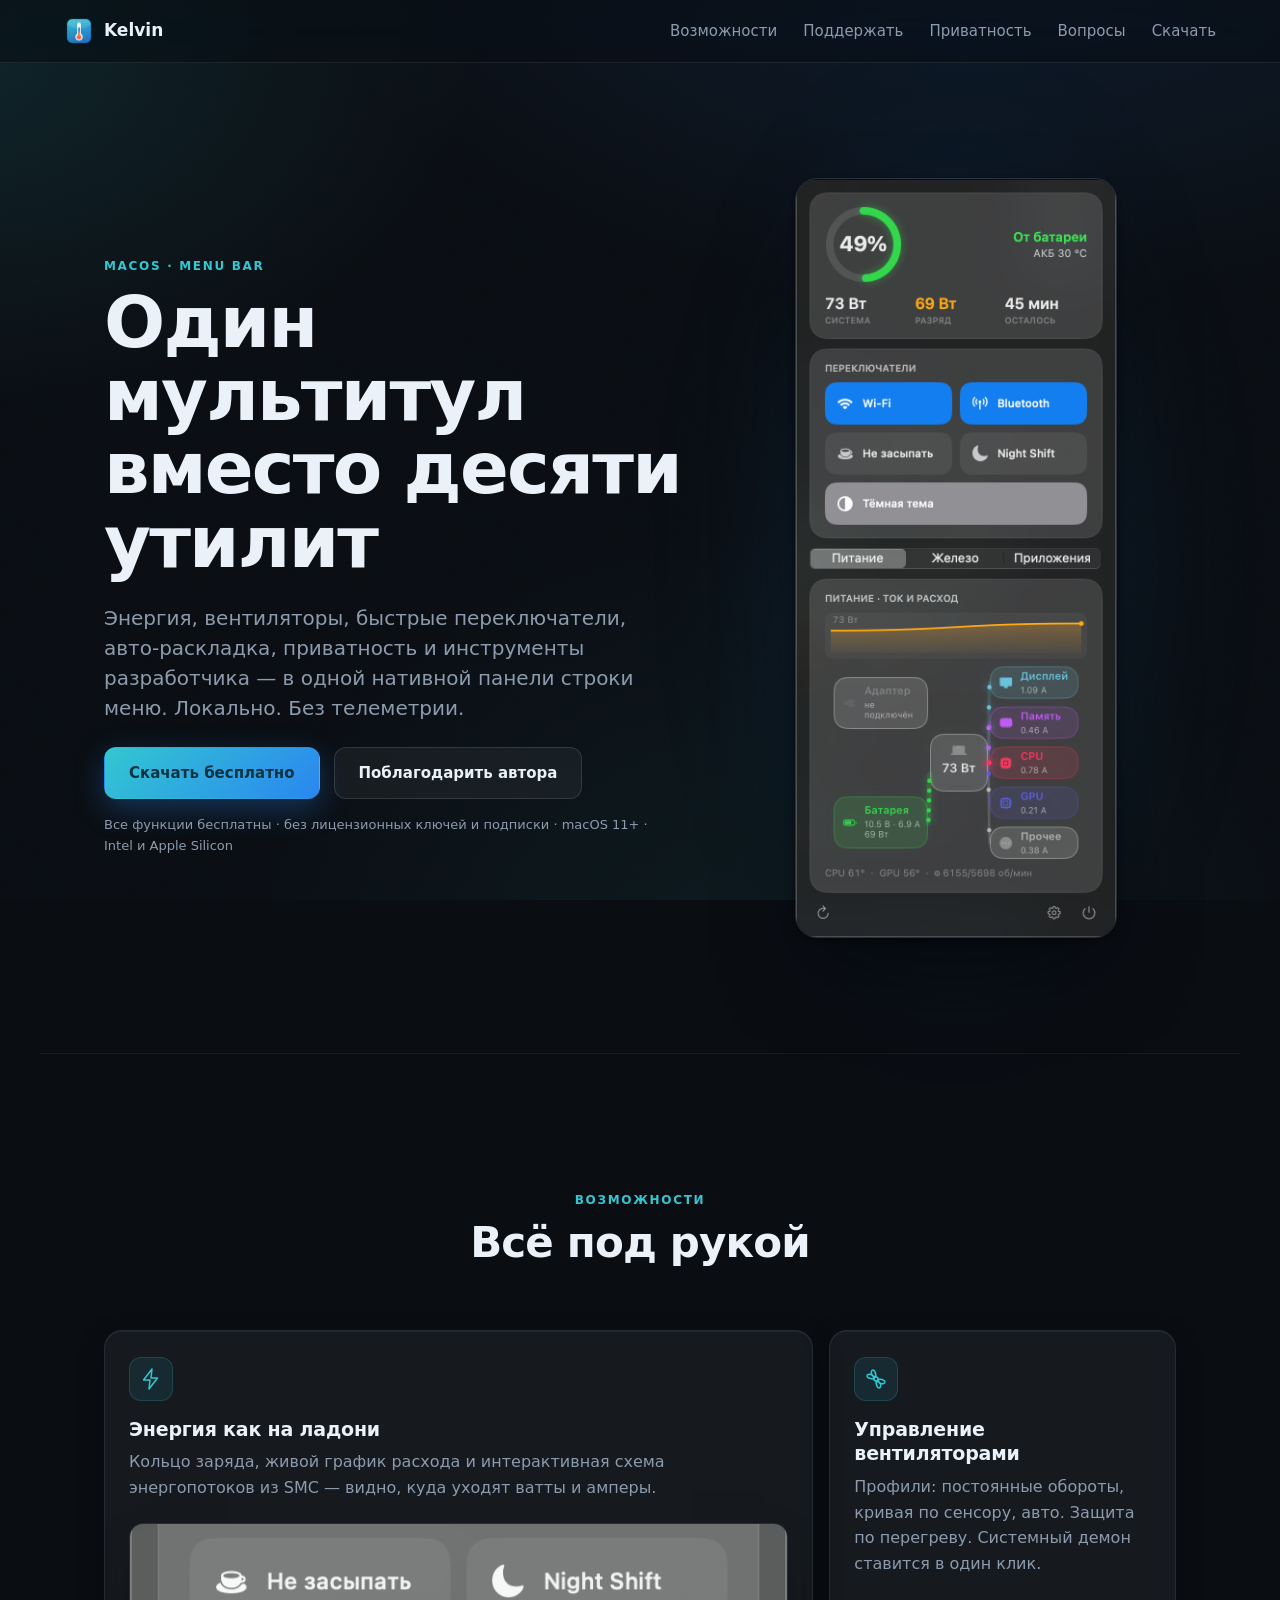
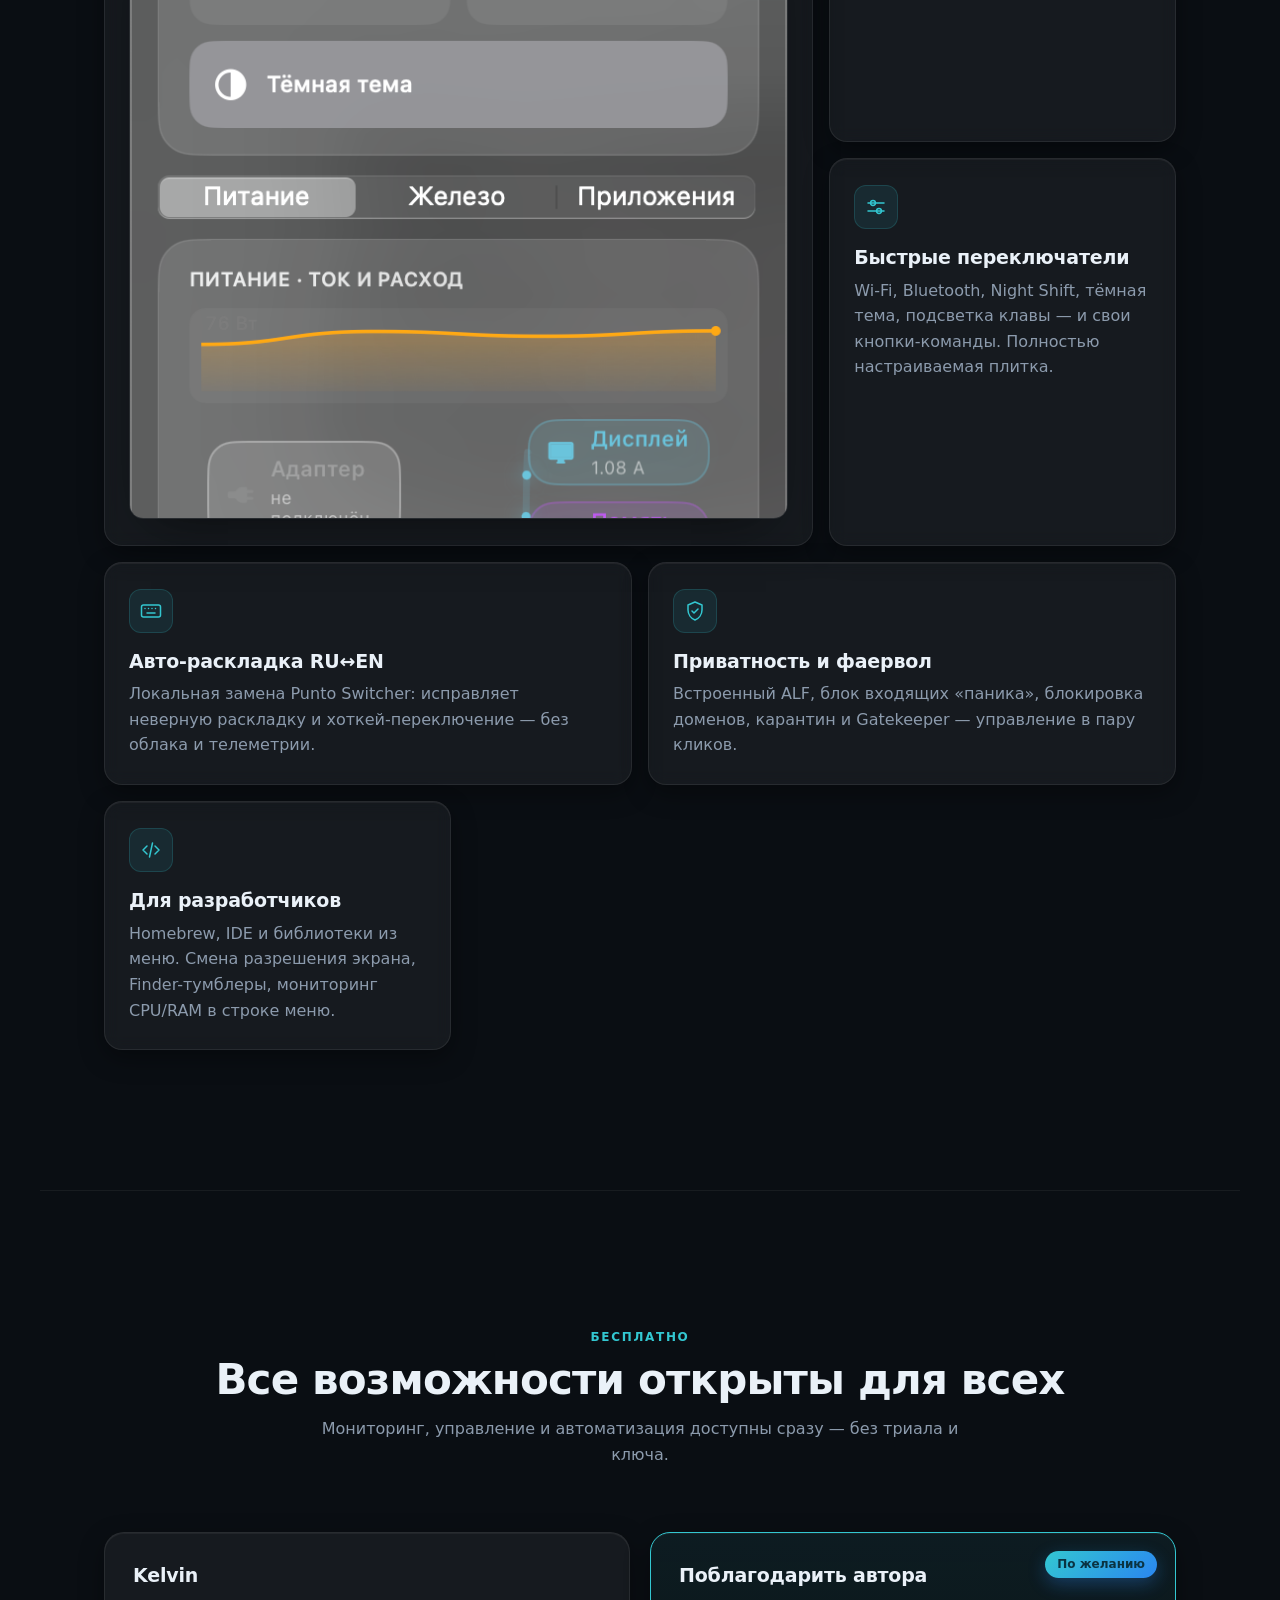
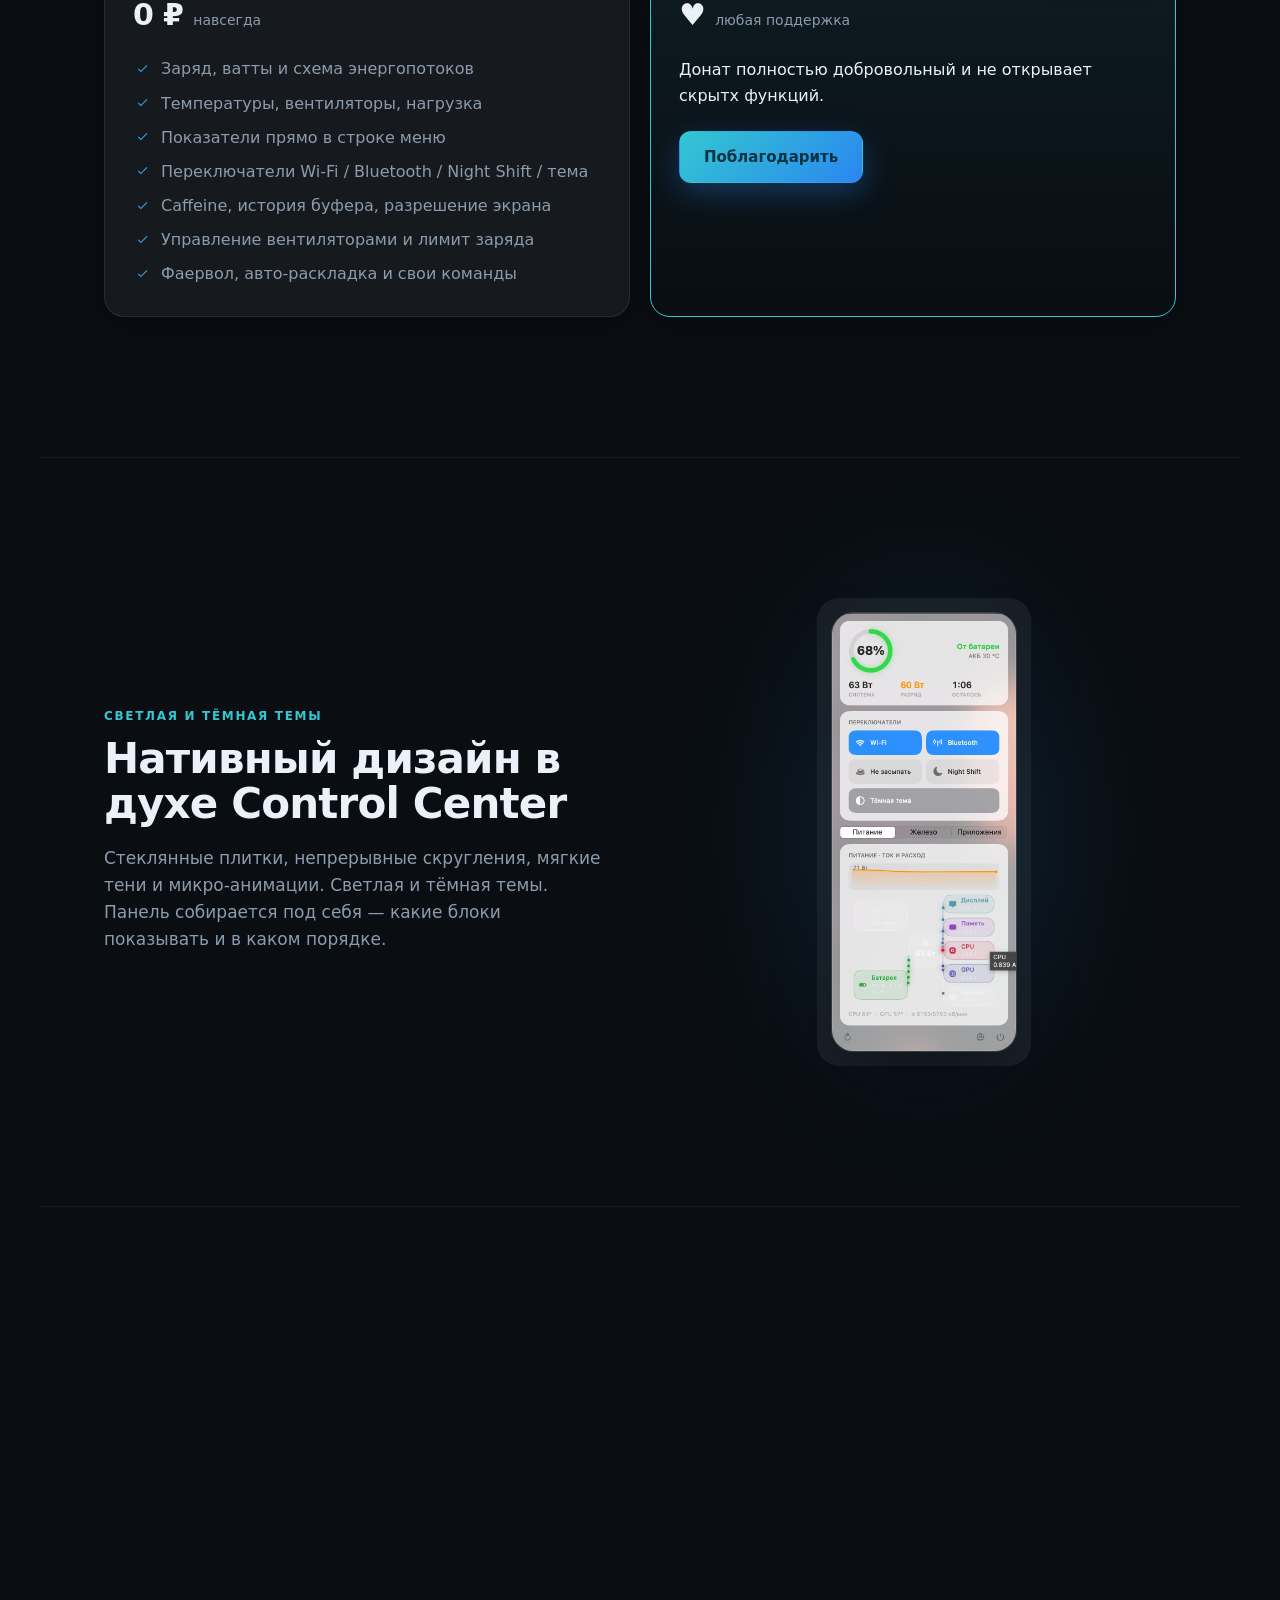
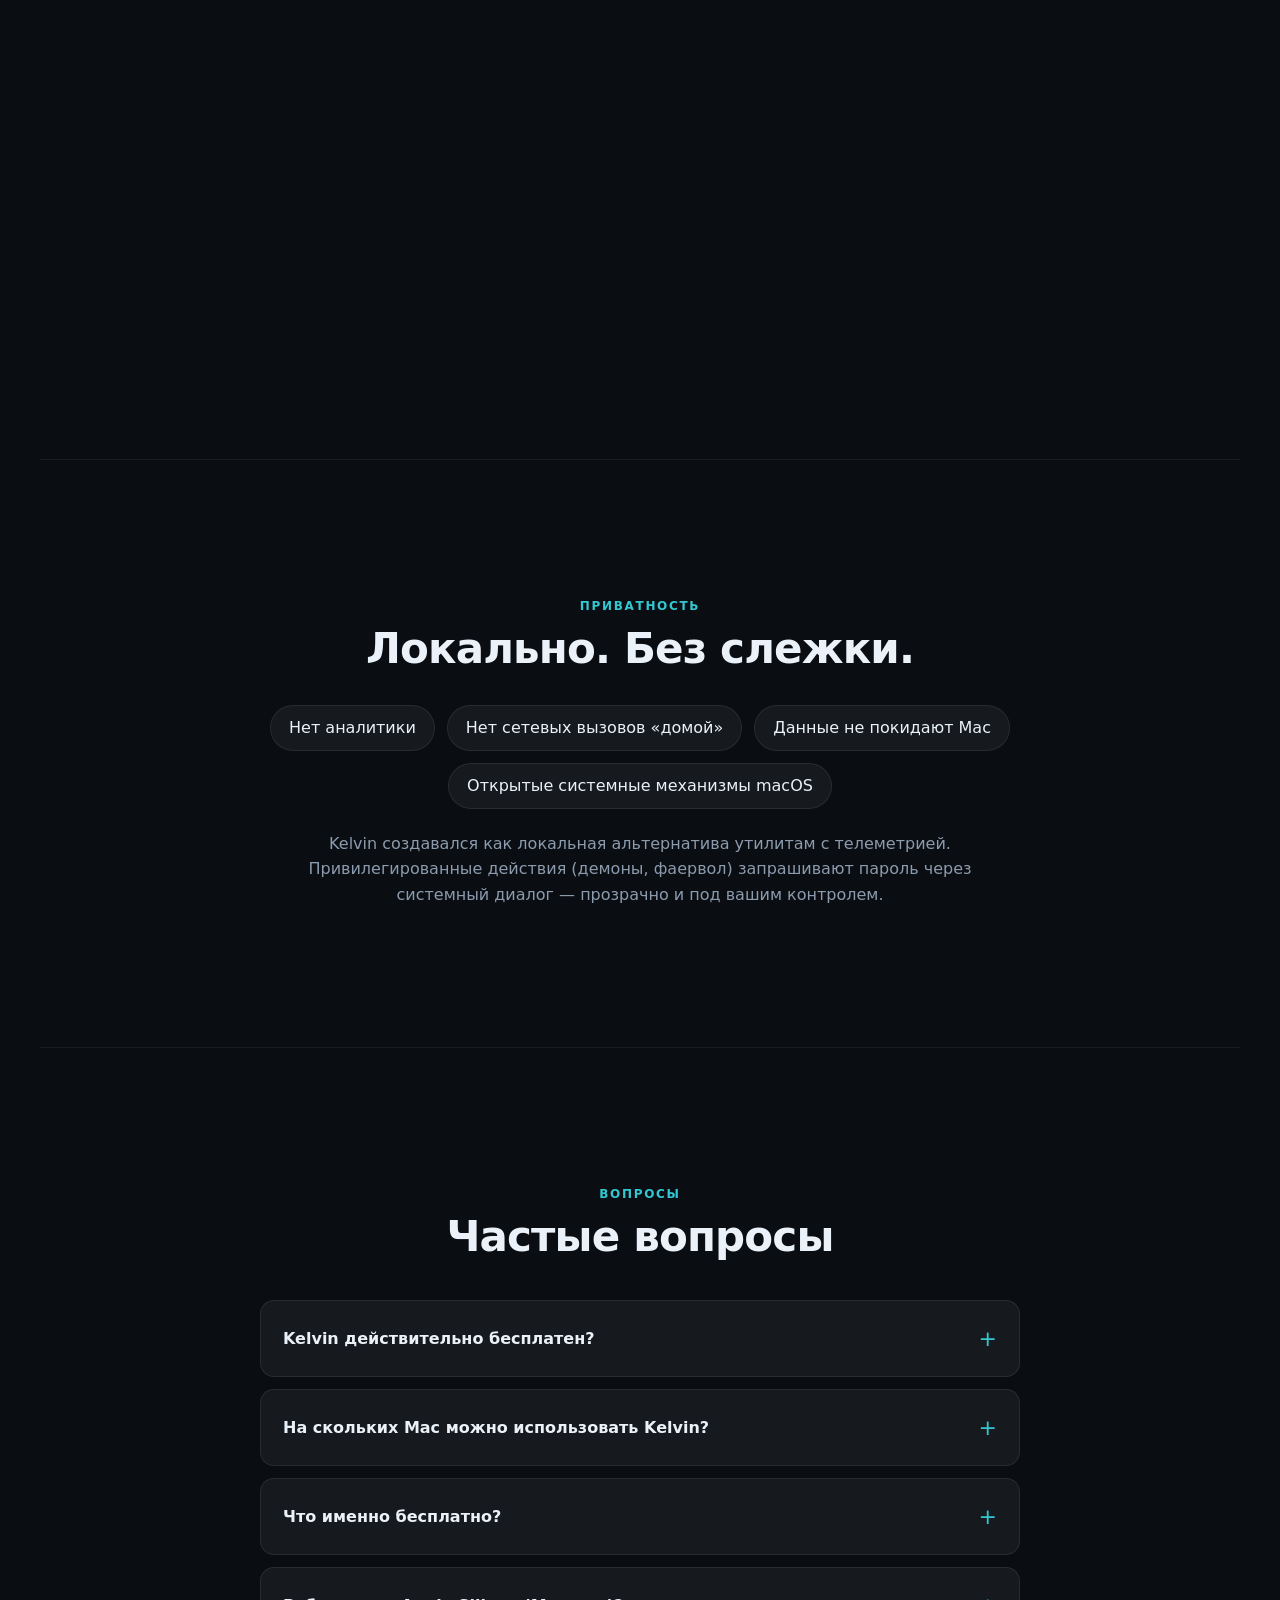
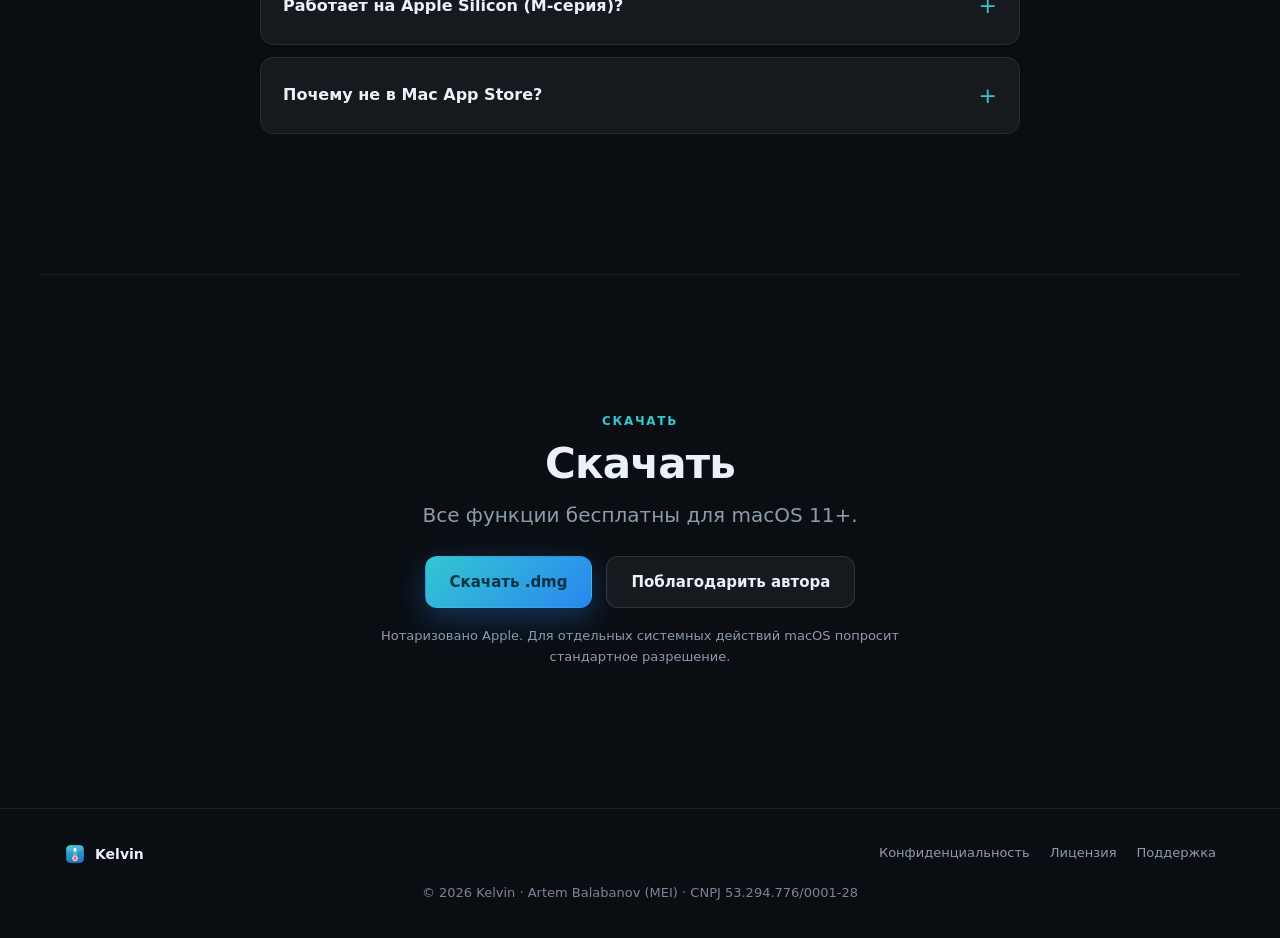
<file: docs/index.html>
<!DOCTYPE html>
<html lang="ru">
<head>
<meta charset="UTF-8">
<meta name="viewport" content="width=device-width, initial-scale=1.0">
<title>Kelvin — мультитул для Mac в строке меню</title>
<meta name="description" content="Энергия, вентиляторы, переключатели, раскладка, приватность и инструменты разработчика — бесплатно в одной нативной панели macOS.">
<link rel="canonical" href="https://trykelvin.com/">
<meta name="theme-color" content="#0A0E13">
<meta property="og:type" content="website">
<meta property="og:title" content="Kelvin — мультитул для Mac в строке меню">
<meta property="og:description" content="Все функции Kelvin для macOS бесплатны и работают локально, без телеметрии.">
<meta property="og:image" content="assets/og.png">
<meta name="twitter:card" content="summary_large_image">
<link rel="icon" href="assets/icon.png">
<link rel="stylesheet" href="style.css">
</head>
<body>

<header class="nav">
  <a class="brand" href="#top">
    <img src="assets/icon.png" alt="Kelvin" width="30" height="30">
    <span>Kelvin</span>
  </a>
  <nav class="nav-links">
    <a href="#features">Возможности</a>
    <a href="#pricing">Поддержать</a>
    <a href="#privacy">Приватность</a>
    <a href="#faq">Вопросы</a>
    <a href="#download">Скачать</a>
  </nav>
</header>

<main id="top">

  <section class="hero">
    <div class="hero-text">
      <span class="eyebrow" data-reveal>macOS · menu bar</span>
      <h1 data-reveal>Один мультитул вместо&nbsp;десяти утилит</h1>
      <p class="lead" data-reveal>Энергия, вентиляторы, быстрые переключатели, авто-раскладка, приватность и инструменты разработчика — в одной нативной панели строки меню. Локально. Без телеметрии.</p>
      <div class="cta" data-reveal>
        <a class="btn primary" href="#download">Скачать бесплатно</a>
        <a class="btn ghost" href="#pricing">Поблагодарить автора</a>
      </div>
      <p class="micro" data-reveal>Все функции бесплатны · без лицензионных ключей и подписки · macOS 11+ · Intel и Apple Silicon</p>
    </div>
    <div class="device" data-reveal>
      <img src="assets/popover-dark.png" alt="Панель Kelvin" loading="lazy">
    </div>
  </section>

  <section id="features" class="features">
    <span class="eyebrow" data-reveal>Возможности</span>
    <h2 data-reveal>Всё под рукой</h2>
    <div class="bento">
      <article class="card lg" data-reveal>
        <div class="ico" aria-hidden="true">
          <svg viewBox="0 0 24 24" fill="none" stroke="currentColor" stroke-width="1.5" stroke-linecap="round" stroke-linejoin="round"><path d="M13 2 4.5 13H11l-1 9 8.5-11H12l1-9Z"/></svg>
        </div>
        <h3>Энергия как на ладони</h3>
        <p>Кольцо заряда, живой график расхода и интерактивная схема энергопотоков из SMC — видно, куда уходят ватты и амперы.</p>
        <div class="card-shot">
          <img src="assets/flow.png" alt="Схема энергопотоков" loading="lazy">
        </div>
      </article>
      <article class="card sm" data-reveal>
        <div class="ico" aria-hidden="true">
          <svg viewBox="0 0 24 24" fill="none" stroke="currentColor" stroke-width="1.5" stroke-linecap="round" stroke-linejoin="round"><circle cx="12" cy="12" r="2"/><path d="M12 10c0-3-1-7-3-7-1.5 0-2 2-1.5 4 .5 1.8 2 2.6 4.5 3M14 12c3 0 7 1 7 3 0 1.5-2 2-4 1.5-1.8-.5-2.6-2-3-4.5M12 14c0 3 1 7 3 7 1.5 0 2-2 1.5-4-.5-1.8-2-2.6-4.5-3M10 12c-3 0-7-1-7-3 0-1.5 2-2 4-1.5 1.8.5 2.6 2 3 4.5"/></svg>
        </div>
        <h3>Управление вентиляторами</h3>
        <p>Профили: постоянные обороты, кривая по сенсору, авто. Защита по перегреву. Системный демон ставится в один клик.</p>
      </article>
      <article class="card sm" data-reveal>
        <div class="ico" aria-hidden="true">
          <svg viewBox="0 0 24 24" fill="none" stroke="currentColor" stroke-width="1.5" stroke-linecap="round" stroke-linejoin="round"><line x1="4" y1="8" x2="20" y2="8"/><circle cx="9" cy="8" r="2.4" fill="none"/><line x1="4" y1="16" x2="20" y2="16"/><circle cx="15" cy="16" r="2.4" fill="none"/></svg>
        </div>
        <h3>Быстрые переключатели</h3>
        <p>Wi-Fi, Bluetooth, Night Shift, тёмная тема, подсветка клавы — и свои кнопки-команды. Полностью настраиваемая плитка.</p>
      </article>
      <article class="card md" data-reveal>
        <div class="ico" aria-hidden="true">
          <svg viewBox="0 0 24 24" fill="none" stroke="currentColor" stroke-width="1.5" stroke-linecap="round" stroke-linejoin="round"><rect x="2.5" y="6" width="19" height="12" rx="2"/><path d="M6 9.5h.01M9.5 9.5h.01M13 9.5h.01M16.5 9.5h.01M8 14h8"/></svg>
        </div>
        <h3>Авто-раскладка RU↔EN</h3>
        <p>Локальная замена Punto Switcher: исправляет неверную раскладку и хоткей-переключение — без облака и телеметрии.</p>
      </article>
      <article class="card md" data-reveal>
        <div class="ico" aria-hidden="true">
          <svg viewBox="0 0 24 24" fill="none" stroke="currentColor" stroke-width="1.5" stroke-linecap="round" stroke-linejoin="round"><path d="M12 3 5 6v5c0 4.4 3 8.4 7 10 4-1.6 7-5.6 7-10V6l-7-3Z"/><path d="m9 12 2 2 4-4"/></svg>
        </div>
        <h3>Приватность и фаервол</h3>
        <p>Встроенный ALF, блок входящих «паника», блокировка доменов, карантин и Gatekeeper — управление в пару кликов.</p>
      </article>
      <article class="card sm" data-reveal>
        <div class="ico" aria-hidden="true">
          <svg viewBox="0 0 24 24" fill="none" stroke="currentColor" stroke-width="1.5" stroke-linecap="round" stroke-linejoin="round"><path d="m8 8-4 4 4 4M16 8l4 4-4 4M13.5 5l-3 14"/></svg>
        </div>
        <h3>Для разработчиков</h3>
        <p>Homebrew, IDE и библиотеки из меню. Смена разрешения экрана, Finder-тумблеры, мониторинг CPU/RAM в строке меню.</p>
      </article>
    </div>
  </section>

  <section id="compare" class="compare">
    <span class="eyebrow" data-reveal>Бесплатно</span>
    <h2 data-reveal>Все возможности открыты для всех</h2>
    <p class="sub" data-reveal>Мониторинг, управление и автоматизация доступны сразу — без триала и ключа.</p>
    <div class="compare-grid">
      <article class="plan" data-reveal>
        <h3>Kelvin</h3>
        <p class="plan-price">0&nbsp;₽ <span>навсегда</span></p>
        <ul class="ticks">
          <li>Заряд, ватты и схема энергопотоков</li>
          <li>Температуры, вентиляторы, нагрузка</li>
          <li>Показатели прямо в строке меню</li>
          <li>Переключатели Wi-Fi / Bluetooth / Night Shift / тема</li>
          <li>Caffeine, история буфера, разрешение экрана</li>
          <li>Управление вентиляторами и лимит заряда</li>
          <li>Фаервол, авто-раскладка и свои команды</li>
        </ul>
      </article>
      <article class="plan pro" data-reveal>
        <div class="badge">По желанию</div>
        <h3>Поблагодарить автора</h3>
        <p class="plan-price">♥ <span>любая поддержка</span></p>
        <p>Донат полностью добровольный и не открывает скрытх функций.</p>
        <a class="btn primary" href="mailto:cambly.studio@gmail.com?subject=Спасибо%20за%20Kelvin">Поблагодарить</a>
      </article>
    </div>
  </section>

  <section class="showcase">
    <div class="showcase-text">
      <span class="eyebrow" data-reveal>Светлая и тёмная темы</span>
      <h2 data-reveal>Нативный дизайн в духе Control Center</h2>
      <p data-reveal>Стеклянные плитки, непрерывные скругления, мягкие тени и микро-анимации. Светлая и тёмная темы. Панель собирается под себя — какие блоки показывать и в каком порядке.</p>
    </div>
    <div class="showcase-shots" data-reveal>
      <div class="device light">
        <img src="assets/popover-light.png" alt="Светлая тема" loading="lazy">
      </div>
    </div>
  </section>

  <section id="pricing" class="pricing">
    <span class="eyebrow" data-reveal>Поддержка</span>
    <h2 data-reveal>Kelvin бесплатен</h2>
    <div class="price-card" data-reveal>
      <div class="price-head">
        <span class="price-num">0 ₽</span>
        <span class="price-note">навсегда</span>
      </div>
      <ul class="ticks">
        <li>Все функции доступны сразу</li>
        <li>Без аккаунта и лицензионного ключа</li>
        <li>Без подписки и платных обновлений</li>
      </ul>
      <a class="btn primary big" href="mailto:cambly.studio@gmail.com?subject=Спасибо%20за%20Kelvin">Поблагодарить автора</a>
      <p class="micro">Поддержка добровольна и никак не влияет на доступ к функциям.</p>
    </div>
  </section>

  <section id="privacy" class="privacy">
    <span class="eyebrow" data-reveal>Приватность</span>
    <h2 data-reveal>Локально. Без слежки.</h2>
    <div class="pills" data-reveal>
      <span>Нет аналитики</span>
      <span>Нет сетевых вызовов «домой»</span>
      <span>Данные не покидают Mac</span>
      <span>Открытые системные механизмы macOS</span>
    </div>
    <p class="note" data-reveal>Kelvin создавался как локальная альтернатива утилитам с телеметрией. Привилегированные действия (демоны, фаервол) запрашивают пароль через системный диалог — прозрачно и под вашим контролем.</p>
  </section>

  <section id="faq" class="faq">
    <div class="faq-inner">
    <span class="eyebrow" data-reveal>Вопросы</span>
    <h2 data-reveal>Частые вопросы</h2>
    <div class="faq-list" data-reveal>
      <details>
        <summary>Kelvin действительно бесплатен?</summary>
        <p>Да. Все функции доступны без оплаты, подписки, триала и лицензионного ключа.</p>
      </details>
      <details>
        <summary>На скольких Mac можно использовать Kelvin?</summary>
        <p>Без ограничений. Активация не нужна.</p>
      </details>
      <details>
        <summary>Что именно бесплатно?</summary>
        <p>Всё: мониторинг, управление вентиляторами, лимит заряда, фаервол, авто-раскладка и другие возможности.</p>
      </details>
      <details>
        <summary>Работает на Apple Silicon (M-серия)?</summary>
        <p>Да, на Intel и Apple Silicon, macOS 11 и новее. Набор сенсоров и переключение графики зависят от модели — Kelvin показывает только доступное на вашем Mac.</p>
      </details>
      <details>
        <summary>Почему не в Mac App Store?</summary>
        <p>Управление вентиляторами, лимит заряда, фаервол и системные демоны несовместимы с песочницей App Store. Поэтому Kelvin распространяется напрямую — нотаризованным DMG, который проходит проверки Apple Gatekeeper.</p>
      </details>
    </div>
    </div>
  </section>

  <section id="download" class="download">
    <span class="eyebrow" data-reveal>Скачать</span>
    <h2 data-reveal>Скачать</h2>
    <p class="lead" data-reveal>Все функции бесплатны для macOS 11+.</p>
    <div class="cta" data-reveal>
      <a class="btn primary" href="#">Скачать .dmg</a>
      <a class="btn ghost" href="#pricing">Поблагодарить автора</a>
    </div>
    <p class="micro" data-reveal>Нотаризовано Apple. Для отдельных системных действий macOS попросит стандартное разрешение.</p>
  </section>

</main>

<footer class="foot">
  <div>
    <img src="assets/icon.png" alt="" width="22" height="22">
    <span>Kelvin</span>
  </div>
  <nav class="foot-links">
    <a href="privacy.html">Конфиденциальность</a>
    <a href="eula.html">Лицензия</a>
    <a href="mailto:cambly.studio@gmail.com">Поддержка</a>
  </nav>
  <p class="foot-legal">© 2026 Kelvin · Artem Balabanov (MEI) · CNPJ 53.294.776/0001-28</p>
</footer>

<script>
(function(){
  var els = document.querySelectorAll('[data-reveal]');
  var reduce = window.matchMedia && window.matchMedia('(prefers-reduced-motion: reduce)').matches;
  if (reduce || !('IntersectionObserver' in window)) {
    els.forEach(function(el){ el.classList.add('is-in'); });
    return;
  }
  var io = new IntersectionObserver(function(entries){
    entries.forEach(function(e){
      if (!e.isIntersecting) return;
      var el = e.target;
      var parent = el.parentElement;
      var sibs = Array.prototype.filter.call(parent ? parent.children : [el], function(c){ return c.hasAttribute('data-reveal'); });
      var idx = sibs.indexOf(el);
      el.style.transitionDelay = (idx > 0 ? idx * 60 : 0) + 'ms';
      el.classList.add('is-in');
      io.unobserve(el);
    });
  }, { rootMargin: '0px 0px -10% 0px', threshold: 0.08 });
  els.forEach(function(el){ io.observe(el); });
})();
</script>

</body>
</html>
</file>
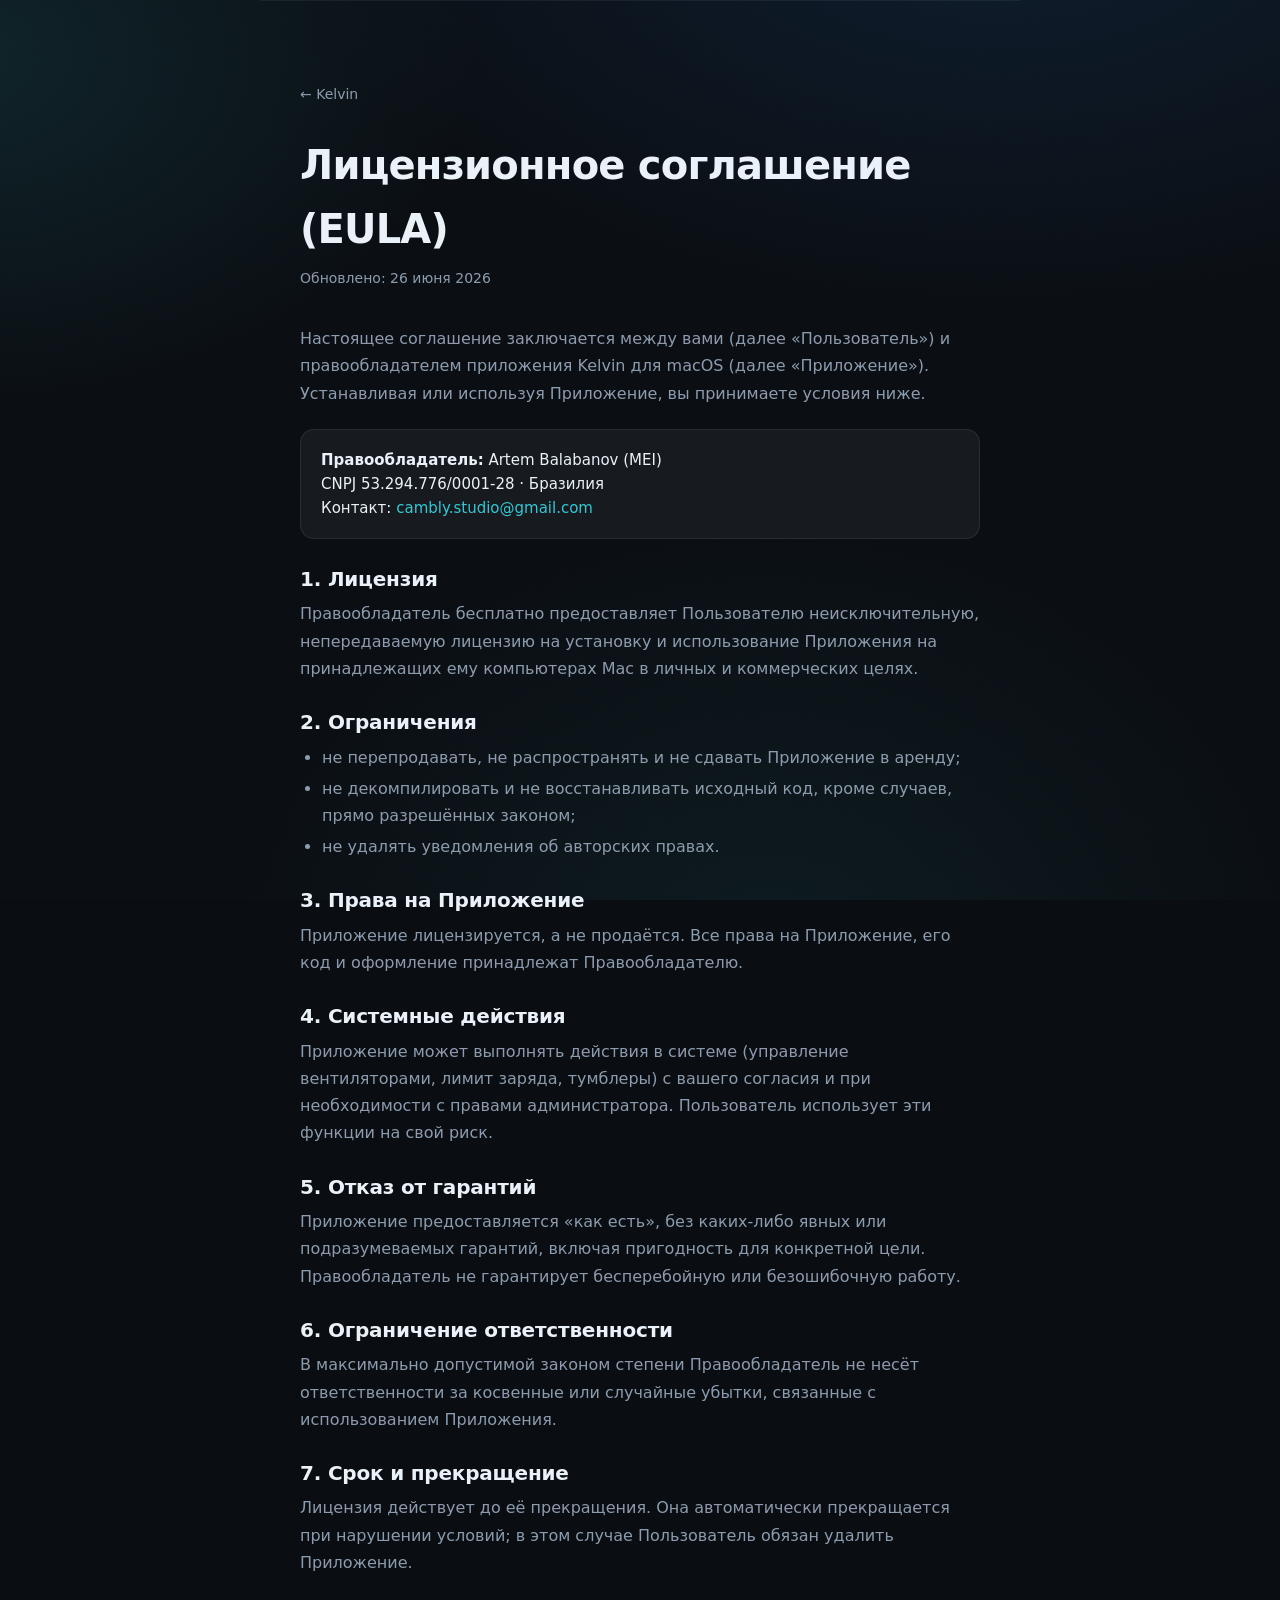
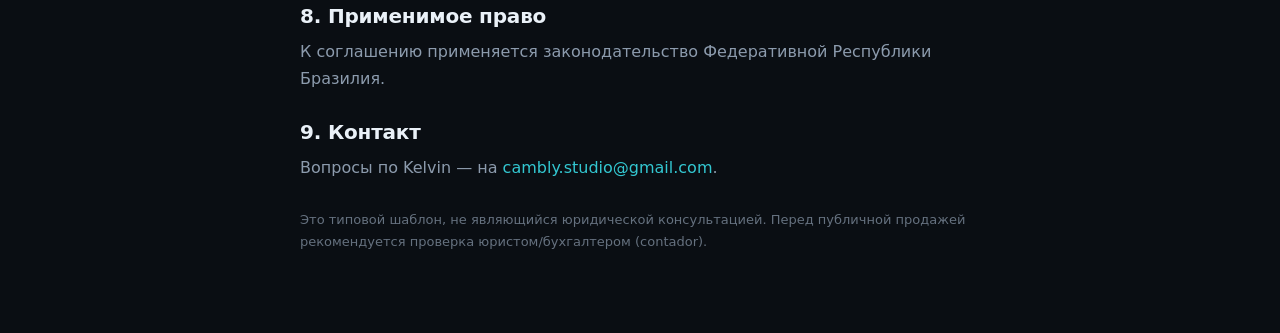
<file: docs/eula.html>
<!DOCTYPE html>
<html lang="ru">
<head>
<meta charset="UTF-8">
<meta name="viewport" content="width=device-width, initial-scale=1.0">
<title>Kelvin — Лицензионное соглашение</title>
<meta name="description" content="Лицензионное соглашение конечного пользователя (EULA) приложения Kelvin для macOS.">
<link rel="icon" href="assets/icon.png">
<link rel="stylesheet" href="style.css">
</head>
<body>

<section class="legal">
  <a class="back" href="index.html">← Kelvin</a>
  <h1>Лицензионное соглашение (EULA)</h1>
  <p class="updated">Обновлено: 26 июня 2026</p>

  <p>Настоящее соглашение заключается между вами (далее «Пользователь») и правообладателем приложения Kelvin для macOS (далее «Приложение»). Устанавливая или используя Приложение, вы принимаете условия ниже.</p>

  <div class="entity">
    <strong>Правообладатель:</strong> Artem Balabanov (MEI)<br>
    CNPJ 53.294.776/0001-28 · Бразилия<br>
    Контакт: <a href="mailto:cambly.studio@gmail.com">cambly.studio@gmail.com</a>
  </div>

  <h2>1. Лицензия</h2>
  <p>Правообладатель бесплатно предоставляет Пользователю неисключительную, непередаваемую лицензию на установку и использование Приложения на принадлежащих ему компьютерах Mac в личных и коммерческих целях.</p>

  <h2>2. Ограничения</h2>
  <ul>
    <li>не перепродавать, не распространять и не сдавать Приложение в аренду;</li>
    <li>не декомпилировать и не восстанавливать исходный код, кроме случаев, прямо разрешённых законом;</li>
    <li>не удалять уведомления об авторских правах.</li>
  </ul>

  <h2>3. Права на Приложение</h2>
  <p>Приложение лицензируется, а не продаётся. Все права на Приложение, его код и оформление принадлежат Правообладателю.</p>

  <h2>4. Системные действия</h2>
  <p>Приложение может выполнять действия в системе (управление вентиляторами, лимит заряда, тумблеры) с вашего согласия и при необходимости с правами администратора. Пользователь использует эти функции на свой риск.</p>

  <h2>5. Отказ от гарантий</h2>
  <p>Приложение предоставляется «как есть», без каких-либо явных или подразумеваемых гарантий, включая пригодность для конкретной цели. Правообладатель не гарантирует бесперебойную или безошибочную работу.</p>

  <h2>6. Ограничение ответственности</h2>
  <p>В максимально допустимой законом степени Правообладатель не несёт ответственности за косвенные или случайные убытки, связанные с использованием Приложения.</p>

  <h2>7. Срок и прекращение</h2>
  <p>Лицензия действует до её прекращения. Она автоматически прекращается при нарушении условий; в этом случае Пользователь обязан удалить Приложение.</p>

  <h2>8. Применимое право</h2>
  <p>К соглашению применяется законодательство Федеративной Республики Бразилия.</p>

  <h2>9. Контакт</h2>
  <p>Вопросы по Kelvin — на <a href="mailto:cambly.studio@gmail.com">cambly.studio@gmail.com</a>.</p>

  <p style="margin-top:28px;font-size:13px;opacity:.7">Это типовой шаблон, не являющийся юридической консультацией. Перед публичной продажей рекомендуется проверка юристом/бухгалтером (contador).</p>
</section>

</body>
</html>
</file>
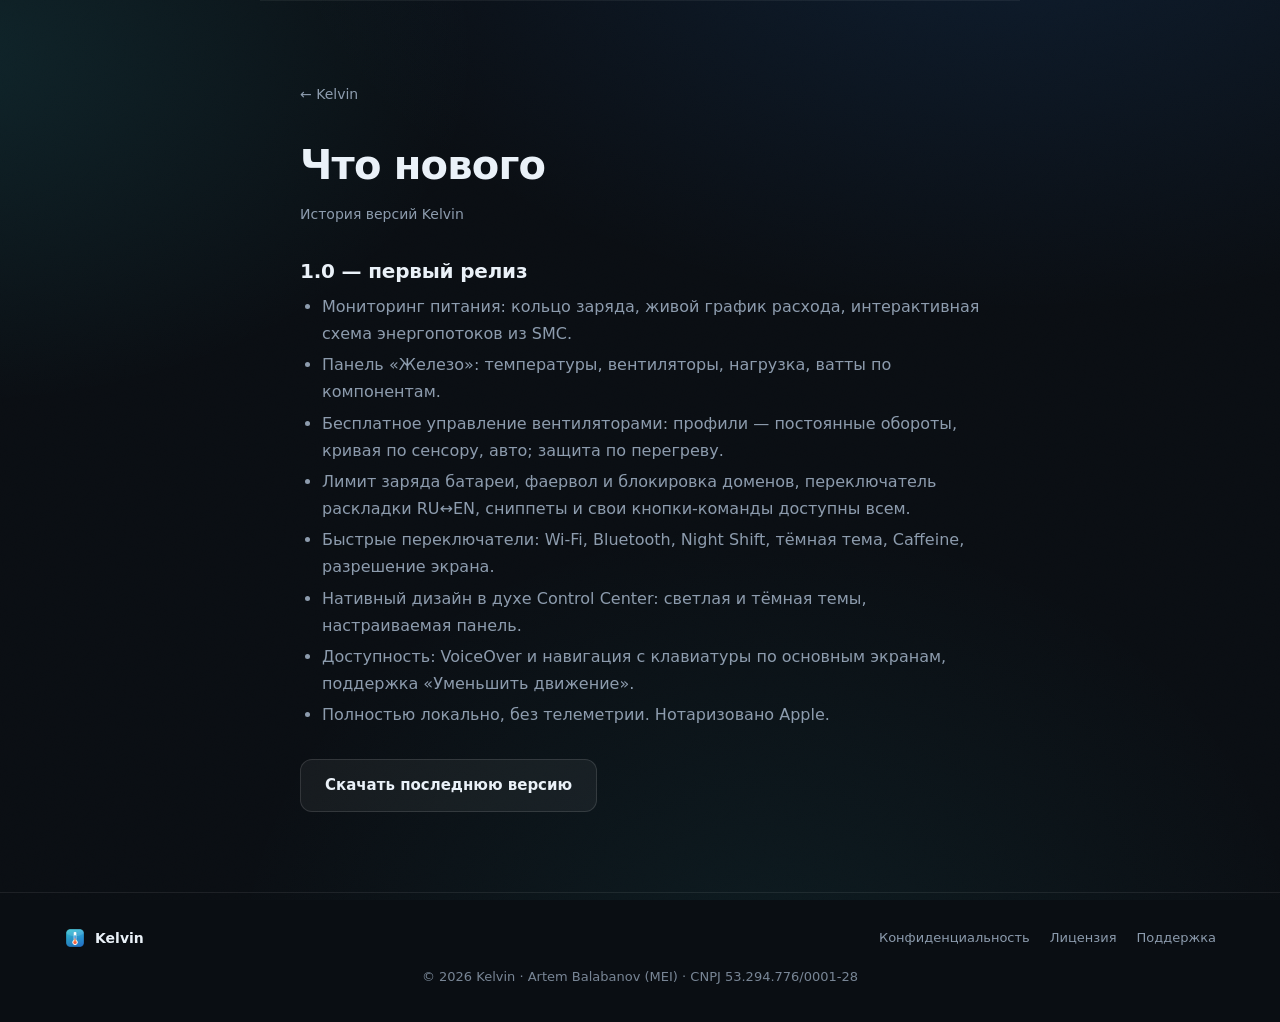
<file: docs/notes.html>
<!DOCTYPE html>
<html lang="ru">
<head>
<meta charset="UTF-8">
<meta name="viewport" content="width=device-width, initial-scale=1.0">
<title>Kelvin — что нового</title>
<meta name="description" content="История версий Kelvin.">
<link rel="icon" href="assets/icon.png">
<link rel="stylesheet" href="style.css">
</head>
<body>

<section class="legal">
  <a class="back" href="index.html">← Kelvin</a>
  <h1>Что нового</h1>
  <p class="updated">История версий Kelvin</p>

  <h2>1.0 — первый релиз</h2>
  <ul>
    <li>Мониторинг питания: кольцо заряда, живой график расхода, интерактивная схема энергопотоков из SMC.</li>
    <li>Панель «Железо»: температуры, вентиляторы, нагрузка, ватты по компонентам.</li>
    <li>Бесплатное управление вентиляторами: профили — постоянные обороты, кривая по сенсору, авто; защита по перегреву.</li>
    <li>Лимит заряда батареи, фаервол и блокировка доменов, переключатель раскладки RU↔EN, сниппеты и свои кнопки-команды доступны всем.</li>
    <li>Быстрые переключатели: Wi-Fi, Bluetooth, Night Shift, тёмная тема, Caffeine, разрешение экрана.</li>
    <li>Нативный дизайн в духе Control Center: светлая и тёмная темы, настраиваемая панель.</li>
    <li>Доступность: VoiceOver и навигация с клавиатуры по основным экранам, поддержка «Уменьшить движение».</li>
    <li>Полностью локально, без телеметрии. Нотаризовано Apple.</li>
  </ul>

  <p style="margin-top:30px"><a class="btn ghost" href="index.html#download">Скачать последнюю версию</a></p>
</section>

<footer class="foot">
  <div>
    <img src="assets/icon.png" alt="" width="22" height="22">
    <span>Kelvin</span>
  </div>
  <nav class="foot-links">
    <a href="privacy.html">Конфиденциальность</a>
    <a href="eula.html">Лицензия</a>
    <a href="mailto:cambly.studio@gmail.com">Поддержка</a>
  </nav>
  <p class="foot-legal">© 2026 Kelvin · Artem Balabanov (MEI) · CNPJ 53.294.776/0001-28</p>
</footer>

</body>
</html>
</file>
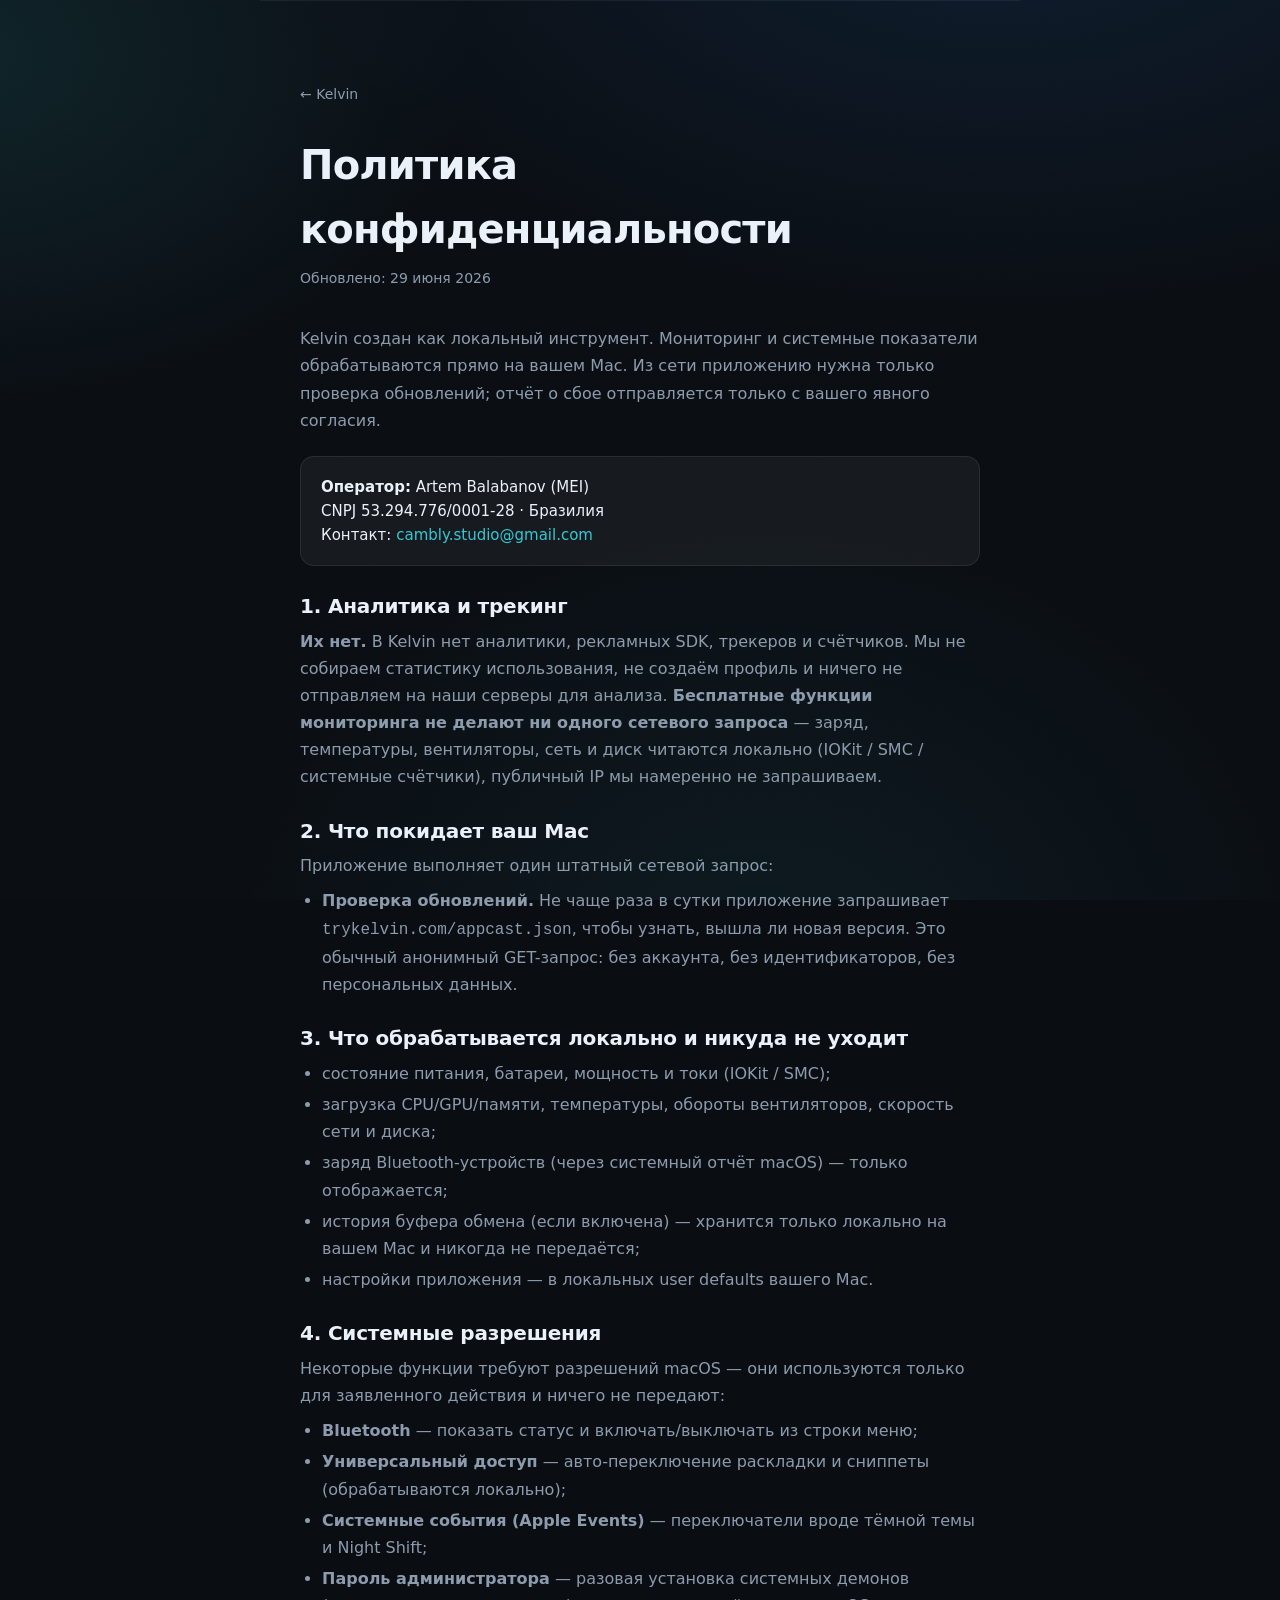
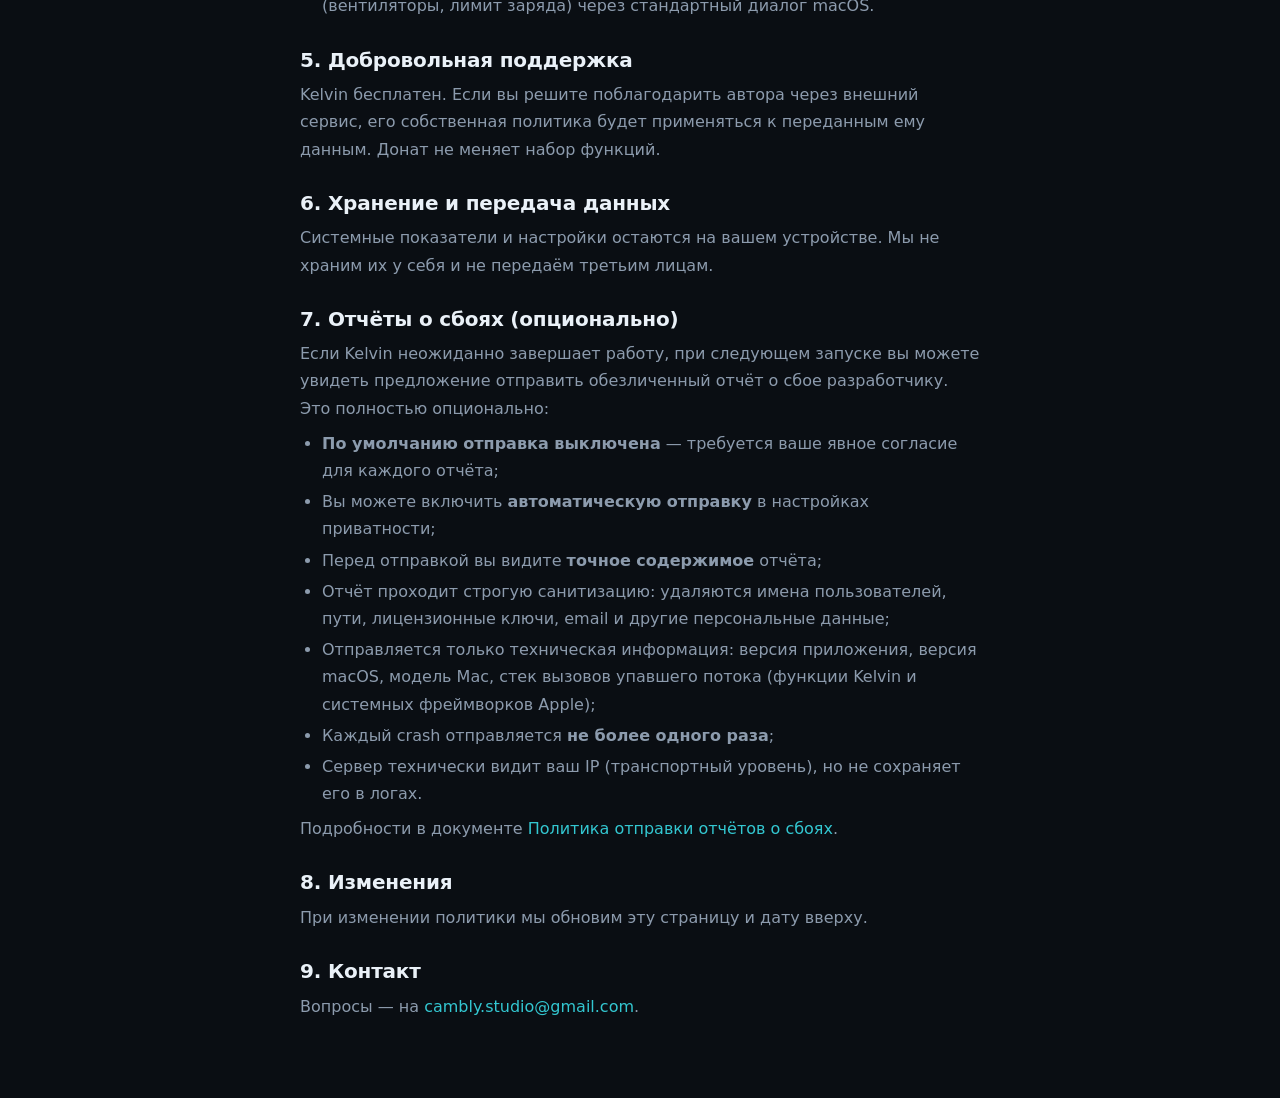
<file: docs/privacy.html>
<!DOCTYPE html>
<html lang="ru">
<head>
<meta charset="UTF-8">
<meta name="viewport" content="width=device-width, initial-scale=1.0">
<title>Kelvin — Политика конфиденциальности</title>
<meta name="description" content="Политика конфиденциальности Kelvin: без аналитики и трекеров. Системные данные обрабатываются локально.">
<link rel="icon" href="assets/icon.png">
<link rel="stylesheet" href="style.css">
</head>
<body>

<section class="legal">
  <a class="back" href="index.html">← Kelvin</a>
  <h1>Политика конфиденциальности</h1>
  <p class="updated">Обновлено: 29 июня 2026</p>

  <p>Kelvin создан как локальный инструмент. Мониторинг и системные показатели обрабатываются прямо на вашем Mac. Из сети приложению нужна только проверка обновлений; отчёт о сбое отправляется только с вашего явного согласия.</p>

  <div class="entity">
    <strong>Оператор:</strong> Artem Balabanov (MEI)<br>
    CNPJ 53.294.776/0001-28 · Бразилия<br>
    Контакт: <a href="mailto:cambly.studio@gmail.com">cambly.studio@gmail.com</a>
  </div>

  <h2>1. Аналитика и трекинг</h2>
  <p><strong>Их нет.</strong> В Kelvin нет аналитики, рекламных SDK, трекеров и счётчиков. Мы не собираем статистику использования, не создаём профиль и ничего не отправляем на наши серверы для анализа. <strong>Бесплатные функции мониторинга не делают ни одного сетевого запроса</strong> — заряд, температуры, вентиляторы, сеть и диск читаются локально (IOKit / SMC / системные счётчики), публичный IP мы намеренно не запрашиваем.</p>

  <h2>2. Что покидает ваш Mac</h2>
  <p>Приложение выполняет один штатный сетевой запрос:</p>
  <ul>
    <li><strong>Проверка обновлений.</strong> Не чаще раза в сутки приложение запрашивает <code>trykelvin.com/appcast.json</code>, чтобы узнать, вышла ли новая версия. Это обычный анонимный GET-запрос: без аккаунта, без идентификаторов, без персональных данных.</li>
  </ul>

  <h2>3. Что обрабатывается локально и никуда не уходит</h2>
  <ul>
    <li>состояние питания, батареи, мощность и токи (IOKit / SMC);</li>
    <li>загрузка CPU/GPU/памяти, температуры, обороты вентиляторов, скорость сети и диска;</li>
    <li>заряд Bluetooth-устройств (через системный отчёт macOS) — только отображается;</li>
    <li>история буфера обмена (если включена) — хранится только локально на вашем Mac и никогда не передаётся;</li>
    <li>настройки приложения — в локальных user defaults вашего Mac.</li>
  </ul>

  <h2>4. Системные разрешения</h2>
  <p>Некоторые функции требуют разрешений macOS — они используются только для заявленного действия и ничего не передают:</p>
  <ul>
    <li><strong>Bluetooth</strong> — показать статус и включать/выключать из строки меню;</li>
    <li><strong>Универсальный доступ</strong> — авто-переключение раскладки и сниппеты (обрабатываются локально);</li>
    <li><strong>Системные события (Apple Events)</strong> — переключатели вроде тёмной темы и Night Shift;</li>
    <li><strong>Пароль администратора</strong> — разовая установка системных демонов (вентиляторы, лимит заряда) через стандартный диалог macOS.</li>
  </ul>

  <h2>5. Добровольная поддержка</h2>
  <p>Kelvin бесплатен. Если вы решите поблагодарить автора через внешний сервис, его собственная политика будет применяться к переданным ему данным. Донат не меняет набор функций.</p>

  <h2>6. Хранение и передача данных</h2>
  <p>Системные показатели и настройки остаются на вашем устройстве. Мы не храним их у себя и не передаём третьим лицам.</p>

  <h2>7. Отчёты о сбоях (опционально)</h2>
  <p>Если Kelvin неожиданно завершает работу, при следующем запуске вы можете увидеть предложение отправить обезличенный отчёт о сбое разработчику. Это полностью опционально:</p>
  <ul>
    <li><strong>По умолчанию отправка выключена</strong> — требуется ваше явное согласие для каждого отчёта;</li>
    <li>Вы можете включить <strong>автоматическую отправку</strong> в настройках приватности;</li>
    <li>Перед отправкой вы видите <strong>точное содержимое</strong> отчёта;</li>
    <li>Отчёт проходит строгую санитизацию: удаляются имена пользователей, пути, лицензионные ключи, email и другие персональные данные;</li>
    <li>Отправляется только техническая информация: версия приложения, версия macOS, модель Mac, стек вызовов упавшего потока (функции Kelvin и системных фреймворков Apple);</li>
    <li>Каждый crash отправляется <strong>не более одного раза</strong>;</li>
    <li>Сервер технически видит ваш IP (транспортный уровень), но не сохраняет его в логах.</li>
  </ul>
  <p>Подробности в документе <a href="crash-reporting-policy.md">Политика отправки отчётов о сбоях</a>.</p>

  <h2>8. Изменения</h2>
  <p>При изменении политики мы обновим эту страницу и дату вверху.</p>

  <h2>9. Контакт</h2>
  <p>Вопросы — на <a href="mailto:cambly.studio@gmail.com">cambly.studio@gmail.com</a>.</p>
</section>

</body>
</html>
</file>
<file: docs/style.css>
/* =========================================================================
   Kelvin landing — design system
   CONTRACT: Swift Design.swift  ↔  CSS :root  (keep in sync — mismatch = bug)
   ┌─────────────────┬─────────────┬─────────────────────────┐
   │ token           │ value       │ Swift Design.swift       │
   ├─────────────────┼─────────────┼─────────────────────────┤
   │ accent          │ #33C7D1     │ Design.accent            │
   │ accent-bright   │ #4DEAEA     │ Design.accentBright      │
   │ accent-deep     │ #198C9E     │ Design.accentDeep        │
   │ ink             │ #0A3342     │ Design.ink               │
   └─────────────────┴─────────────┴─────────────────────────┘
   Accent app↔web mismatch is a bug. Interface = neutrals + ONE accent.
   The 4-stop infrared gradient is NOT a UI background — hero glow only.
   ========================================================================= */

:root{
  /* brand / accent */
  --accent:#33C7D1; --accent-bright:#4DEAEA; --accent-deep:#198C9E;
  --accent-blue:#2A86F0; --ink:#0A3342;
  --grad:linear-gradient(135deg,#33C7D1,#2A86F0);        /* CTA — 2 stops, not a rainbow */

  /* surfaces */
  --bg:#0A0E13; --bg2:#0E141C;
  --surface:rgba(255,255,255,.05);
  --line:rgba(255,255,255,.08); --line-strong:rgba(255,255,255,.12);

  /* text */
  --tx:#EAF1F8; --mut:#8C9BAD; --faint:rgba(255,255,255,.34);

  /* semantic — statuses only, never decoration */
  --green:#34C759; --orange:#FF9F0A; --red:#FF453A;

  /* legacy alias (legal pages) */
  --teal:var(--accent); --card:var(--surface);

  /* spacing — 8pt grid */
  --s1:8px; --s2:16px; --s3:24px; --s4:40px; --s5:64px; --s6:96px; --s7:140px;

  /* radii — no fractional radii */
  --r-btn:12px; --r-tile:18px; --r-control:10px; --r-chip:8px; --r-shot:22px;

  /* motion */
  --ease:cubic-bezier(.22,.61,.36,1);
}

*{box-sizing:border-box;margin:0;padding:0}
html{scroll-behavior:smooth}
body{
  position:relative;
  font-family:system-ui,-apple-system,BlinkMacSystemFont,"SF Pro Display","Segoe UI",Roboto,sans-serif;
  background:
    radial-gradient(1200px 700px at 78% -12%,rgba(42,134,240,.13),transparent 60%),
    radial-gradient(960px 640px at -4% 6%,rgba(51,199,209,.12),transparent 55%),
    radial-gradient(900px 760px at 60% 108%,rgba(51,199,209,.07),transparent 60%),
    var(--bg);
  background-attachment:fixed;
  color:var(--tx); line-height:1.6; -webkit-font-smoothing:antialiased; overflow-x:hidden;
}

/* film grain — overlay, very subtle (<= .035, no neon kitsch) */
body::after{
  content:""; position:fixed; inset:0; pointer-events:none; z-index:0;
  mix-blend-mode:overlay; opacity:.035;
  background:url("data:image/svg+xml,%3Csvg xmlns='http://www.w3.org/2000/svg' width='160' height='160'%3E%3Cfilter id='n'%3E%3CfeTurbulence type='fractalNoise' baseFrequency='0.9' numOctaves='2' stitchTiles='stitch'/%3E%3C/filter%3E%3Crect width='100%25' height='100%25' filter='url(%23n)'/%3E%3C/svg%3E");
}

img{max-width:100%;display:block}
a{color:inherit;text-decoration:none}

/* keep interactive content above bg/grain layers */
.nav,main,.foot{position:relative;z-index:1}

/* ---- typography scale ---- */
h2{
  font-size:clamp(28px,3.6vw,42px); line-height:1.08; letter-spacing:-.02em;
  font-weight:700; text-align:center;
}
h3{font-size:19px;line-height:1.3;letter-spacing:-.01em;font-weight:600}
.eyebrow{
  display:block; font-size:12px; font-weight:600; line-height:1;
  letter-spacing:.14em; text-transform:uppercase; color:var(--accent);
  text-align:center; margin-bottom:14px;
}
.lead{font-size:clamp(17px,2vw,20px);line-height:1.5;font-weight:430;color:var(--mut)}
.micro{color:var(--mut);font-size:13px;margin-top:var(--s2)}

/* =========================================================================
   nav
   ========================================================================= */
.nav{
  position:sticky;top:0;z-index:20;display:flex;justify-content:space-between;align-items:center;
  padding:var(--s2) clamp(20px,5vw,64px); backdrop-filter:saturate(160%) blur(18px);
  background:rgba(10,14,19,.6); border-bottom:1px solid var(--line);
}
.brand{display:flex;align-items:center;gap:10px;font-weight:650;font-size:17px}
.brand img{border-radius:7px}
.nav-links{display:flex;gap:26px;font-size:15px;color:var(--mut)}
.nav-links a{transition:color .18s var(--ease)}
.nav-links a:hover{color:var(--tx)}

/* =========================================================================
   buttons
   ========================================================================= */
.btn{
  display:inline-block;padding:13px 24px;border-radius:var(--r-btn);
  font-weight:600;font-size:15px;border:1px solid transparent;
  transition:transform .18s var(--ease),box-shadow .18s var(--ease),background .18s var(--ease),border-color .18s var(--ease);
}
.btn.primary{background:var(--grad);color:var(--ink);box-shadow:0 10px 30px rgba(42,134,240,.32)}
.btn.primary:hover{transform:translateY(-2px);box-shadow:0 16px 40px rgba(42,134,240,.42)}
.btn.ghost{background:var(--surface);border-color:var(--line-strong);color:var(--tx)}
.btn.ghost:hover{background:rgba(255,255,255,.09);border-color:var(--line-strong)}
.cta{display:flex;gap:14px;flex-wrap:wrap;margin-top:var(--s3)}

/* =========================================================================
   section rhythm — one dark canvas, hairline dividers only
   ========================================================================= */
section{
  padding:clamp(96px,12vw,140px) clamp(20px,5vw,64px);
  border-top:1px solid rgba(255,255,255,.06);
}
.hero{border-top:0}
.features,.privacy,.download,.compare,.showcase,.pricing,.faq{max-width:1200px;margin:0 auto}

/* =========================================================================
   #7 HERO — device in light
   ========================================================================= */
.hero{
  display:grid;grid-template-columns:1.02fr .98fr;gap:clamp(40px,5vw,64px);align-items:center;
  padding:clamp(72px,9vw,120px) clamp(20px,5vw,64px) clamp(72px,9vw,120px);
  max-width:1200px;margin:0 auto;
}
.hero-text{text-align:left}
.hero .eyebrow{text-align:left}
.hero h1{
  font-size:clamp(40px,6vw,72px);line-height:1.02;letter-spacing:-.025em;font-weight:700;
}
.hero .lead{margin-top:var(--s3);max-width:560px}
.hero .cta{justify-content:flex-start}
.hero .micro{max-width:560px}

/* floating screenshot in light */
.device{position:relative;justify-self:center;width:fit-content;margin:0 auto}
.device::before{
  content:"";position:absolute;inset:-6% -4%;z-index:-1;
  background:radial-gradient(closest-side,rgba(51,199,209,.32),rgba(42,134,240,.18) 55%,transparent);
  filter:blur(70px);transform:scale(1.05);
}
.device img{
  border-radius:var(--r-shot);border:1px solid var(--line-strong);
  box-shadow:0 1px 0 rgba(255,255,255,.06) inset,
             0 2px 6px rgba(0,0,0,.4),
             0 40px 90px -20px rgba(0,0,0,.6);
  max-height:760px;width:auto;
}
.device.light{background:rgba(255,255,255,.06);border-radius:var(--r-shot);padding:14px}
.device.light img{box-shadow:0 1px 0 rgba(255,255,255,.08) inset,0 30px 70px -22px rgba(0,0,0,.55)}

/* =========================================================================
   #11 BENTO features
   ========================================================================= */
.bento{display:grid;grid-template-columns:repeat(6,1fr);gap:var(--s2);margin-top:var(--s5)}
.card{
  position:relative;background:var(--surface);border:1px solid var(--line);
  border-radius:var(--r-tile);padding:26px 24px;
  box-shadow:0 1px 0 rgba(255,255,255,.05) inset,0 8px 24px rgba(0,0,0,.35);
  backdrop-filter:blur(8px);
  transition:transform .18s var(--ease),border-color .18s var(--ease),box-shadow .18s var(--ease);
}
.card:hover{
  transform:translateY(-4px);border-color:rgba(51,199,209,.45);
  box-shadow:0 0 0 1px rgba(51,199,209,.25),0 20px 50px -16px rgba(51,199,209,.25);
}
.card h3{margin-bottom:8px}
.card p{color:var(--mut);font-size:16px;line-height:1.6}

/* spans */
.card.lg{grid-column:span 4;grid-row:span 2;display:flex;flex-direction:column}
.card.md{grid-column:span 3}
.card.sm{grid-column:span 2}

/* big tile image */
.card-shot{
  margin-top:auto;padding-top:22px;
}
.card-shot img{
  width:100%;border-radius:14px;border:1px solid var(--line);
  box-shadow:0 20px 50px -22px rgba(0,0,0,.6);
}

/* line-icon chip */
.ico{
  width:44px;height:44px;display:grid;place-items:center;border-radius:12px;
  background:rgba(51,199,209,.10);border:1px solid rgba(51,199,209,.18);
  color:var(--accent);margin-bottom:16px;
}
.ico svg{width:24px;height:24px;display:block}

/* =========================================================================
   compare Free vs Pro
   ========================================================================= */
.compare{text-align:center}
.compare .sub{color:var(--mut);margin:14px auto 0;max-width:640px;font-size:16px;line-height:1.6}
.compare-grid{display:grid;grid-template-columns:1fr 1fr;gap:20px;margin-top:var(--s5);text-align:left}
.plan{
  position:relative;background:var(--surface);border:1px solid var(--line);
  border-radius:20px;padding:30px 28px;
  box-shadow:0 1px 0 rgba(255,255,255,.05) inset,0 8px 24px rgba(0,0,0,.35);
}
.plan.pro{
  border:1px solid var(--accent);
  background:linear-gradient(180deg,rgba(51,199,209,.08),transparent);
}
.plan h3{margin-bottom:4px}
.plan-price{font-size:30px;font-weight:700;letter-spacing:-.02em;margin-bottom:18px}
.plan-price span{font-size:14px;font-weight:430;color:var(--mut);letter-spacing:0}
.badge{
  position:absolute;top:18px;right:18px;background:var(--grad);color:var(--ink);
  font-size:12px;font-weight:700;padding:4px 12px;border-radius:999px;
  box-shadow:0 6px 18px rgba(42,134,240,.32);
}
.plan .btn{margin-top:22px}

/* tick lists */
.ticks{list-style:none;display:flex;flex-direction:column;gap:11px}
.ticks li{position:relative;padding-left:28px;color:var(--mut);font-size:16px;line-height:1.45}
.ticks li::before{content:"";position:absolute;left:0;top:2px;width:18px;height:18px;border-radius:50%;
  background:var(--grad);
  -webkit-mask:url("data:image/svg+xml;utf8,<svg xmlns='http://www.w3.org/2000/svg' viewBox='0 0 24 24'><path fill='black' d='M9 16.2 4.8 12l-1.4 1.4L9 19 21 7l-1.4-1.4z'/></svg>") center/13px no-repeat;
          mask:url("data:image/svg+xml;utf8,<svg xmlns='http://www.w3.org/2000/svg' viewBox='0 0 24 24'><path fill='black' d='M9 16.2 4.8 12l-1.4 1.4L9 19 21 7l-1.4-1.4z'/></svg>") center/13px no-repeat}
.pro-ticks li{color:var(--tx)}

/* =========================================================================
   #15 showcase — device with ambient glow
   ========================================================================= */
.showcase{display:grid;grid-template-columns:1fr 1fr;gap:clamp(40px,5vw,64px);align-items:center}
.showcase-text{text-align:left}
.showcase-text .eyebrow{text-align:left}
.showcase-text h2{text-align:left}
.showcase-text p{color:var(--mut);margin-top:18px;font-size:17px;line-height:1.6}
.showcase-shots{display:flex;gap:18px;justify-content:center;flex-wrap:wrap}
.showcase-shots .device img{max-height:440px}

/* =========================================================================
   #15 pricing
   ========================================================================= */
.pricing{text-align:center}
.price-card{
  max-width:460px;margin:var(--s5) auto 0;
  background:linear-gradient(180deg,rgba(51,199,209,.08),transparent),var(--surface);
  border:1px solid var(--accent);border-radius:24px;padding:38px 34px;text-align:left;
  box-shadow:0 1px 0 rgba(255,255,255,.06) inset,0 30px 80px -24px rgba(0,0,0,.55);
}
.price-head{display:flex;align-items:baseline;gap:12px;justify-content:center;margin-bottom:24px}
.price-num{
  font-size:64px;font-weight:700;letter-spacing:-.03em;
  background:var(--grad);-webkit-background-clip:text;background-clip:text;
  color:transparent;-webkit-text-fill-color:transparent;
}
.price-note{color:var(--mut);font-size:15px}
.price-card .btn.big{display:block;text-align:center;margin-top:26px;padding:15px;font-size:16px}
.price-card .micro{text-align:center;margin-top:var(--s2)}

/* =========================================================================
   privacy
   ========================================================================= */
.privacy{text-align:center}
.pills{display:flex;gap:12px;flex-wrap:wrap;justify-content:center;margin:34px 0 22px}
.pills span{
  background:var(--surface);border:1px solid var(--line);border-radius:999px;
  padding:9px 18px;font-size:16px;color:var(--tx);
}
.note{color:var(--mut);max-width:680px;margin:0 auto;font-size:16px;line-height:1.6}

/* =========================================================================
   faq
   ========================================================================= */
.faq{text-align:center}
.faq-inner{max-width:760px;margin:0 auto}
.faq-list{margin-top:var(--s4);text-align:left;display:flex;flex-direction:column;gap:12px}
.faq details{
  background:var(--surface);border:1px solid var(--line);border-radius:14px;padding:4px 22px;
  transition:border-color .18s var(--ease),background .18s var(--ease);
}
.faq details[open]{border-color:rgba(51,199,209,.35);background:rgba(255,255,255,.06)}
.faq summary{cursor:pointer;list-style:none;padding:16px 0;font-weight:600;font-size:16px;display:flex;justify-content:space-between;align-items:center;gap:16px}
.faq summary::-webkit-details-marker{display:none}
.faq summary::after{content:"+";color:var(--accent);font-size:22px;font-weight:400;transition:transform .18s var(--ease)}
.faq details[open] summary::after{transform:rotate(45deg)}
.faq details p{color:var(--mut);font-size:15px;padding:0 0 18px;max-width:680px;line-height:1.6}

/* =========================================================================
   download
   ========================================================================= */
.download{text-align:center}
.download .lead{margin:14px auto 0;text-align:center;max-width:560px}
.download .cta{justify-content:center;margin-top:26px}
.download .micro{max-width:560px;margin:18px auto 0}

/* =========================================================================
   footer
   ========================================================================= */
.foot{
  border-top:1px solid var(--line);padding:34px clamp(20px,5vw,64px);
  display:flex;justify-content:space-between;align-items:center;color:var(--mut);font-size:14px;flex-wrap:wrap;gap:12px
}
.foot div{display:flex;align-items:center;gap:9px;color:var(--tx);font-weight:600}
.foot img{border-radius:6px}
.foot-links{display:flex;gap:20px;font-size:13px;color:var(--mut)}
.foot-links a{transition:color .18s var(--ease)}
.foot-links a:hover{color:var(--tx)}
.foot-legal{font-size:13px;color:var(--mut);width:100%;text-align:center;margin-top:6px;opacity:.85}

/* =========================================================================
   legal pages
   ========================================================================= */
.legal{max-width:760px;margin:0 auto;padding:clamp(40px,7vw,80px) clamp(20px,5vw,40px)}
.legal h1{font-size:clamp(28px,4vw,40px);letter-spacing:-.02em;margin-bottom:6px}
.legal .updated{color:var(--mut);font-size:14px;margin-bottom:34px}
.legal h2{font-size:20px;margin:30px 0 10px;letter-spacing:-.01em;text-align:left}
.legal p,.legal li{color:var(--mut);font-size:16px;line-height:1.7}
.legal ul{margin:8px 0 8px 22px}
.legal li{margin:4px 0}
.legal a{color:var(--accent)}
.legal .back{display:inline-block;margin-bottom:28px;color:var(--mut);font-size:14px}
.legal .back:hover{color:var(--tx)}
.legal .entity{background:var(--surface);border:1px solid var(--line);border-radius:14px;padding:18px 20px;margin:22px 0;color:var(--tx);font-size:15px}

/* =========================================================================
   #13 scroll reveal — base state VISIBLE; opacity:0 only inside no-preference
   ========================================================================= */
@media(prefers-reduced-motion:no-preference){
  [data-reveal]{
    opacity:0;transform:translateY(16px);filter:blur(6px);
    transition:opacity .52s var(--ease),transform .52s var(--ease),filter .52s var(--ease);
  }
  [data-reveal].is-in{opacity:1;transform:none;filter:none}
}

/* =========================================================================
   responsive
   ========================================================================= */
@media(max-width:880px){
  .hero{grid-template-columns:1fr;text-align:center}
  .hero-text,.hero .eyebrow{text-align:center}
  .hero .cta{justify-content:center}
  .hero .lead{margin-left:auto;margin-right:auto}
  .hero .micro{margin-left:auto;margin-right:auto}
  .showcase{grid-template-columns:1fr}
  .showcase-text,.showcase-text .eyebrow,.showcase-text h2{text-align:center}
  .compare-grid{grid-template-columns:1fr}
  .nav-links{display:none}

  /* bento → 3-col, big tile spans full width */
  .bento{grid-template-columns:repeat(3,1fr)}
  .card.lg{grid-column:span 3;grid-row:auto}
  .card.md{grid-column:span 3}
  .card.sm{grid-column:span 3}
}
@media(max-width:560px){
  .bento{grid-template-columns:1fr}
  .card.lg,.card.md,.card.sm{grid-column:span 1;grid-row:auto}
}
</file>
